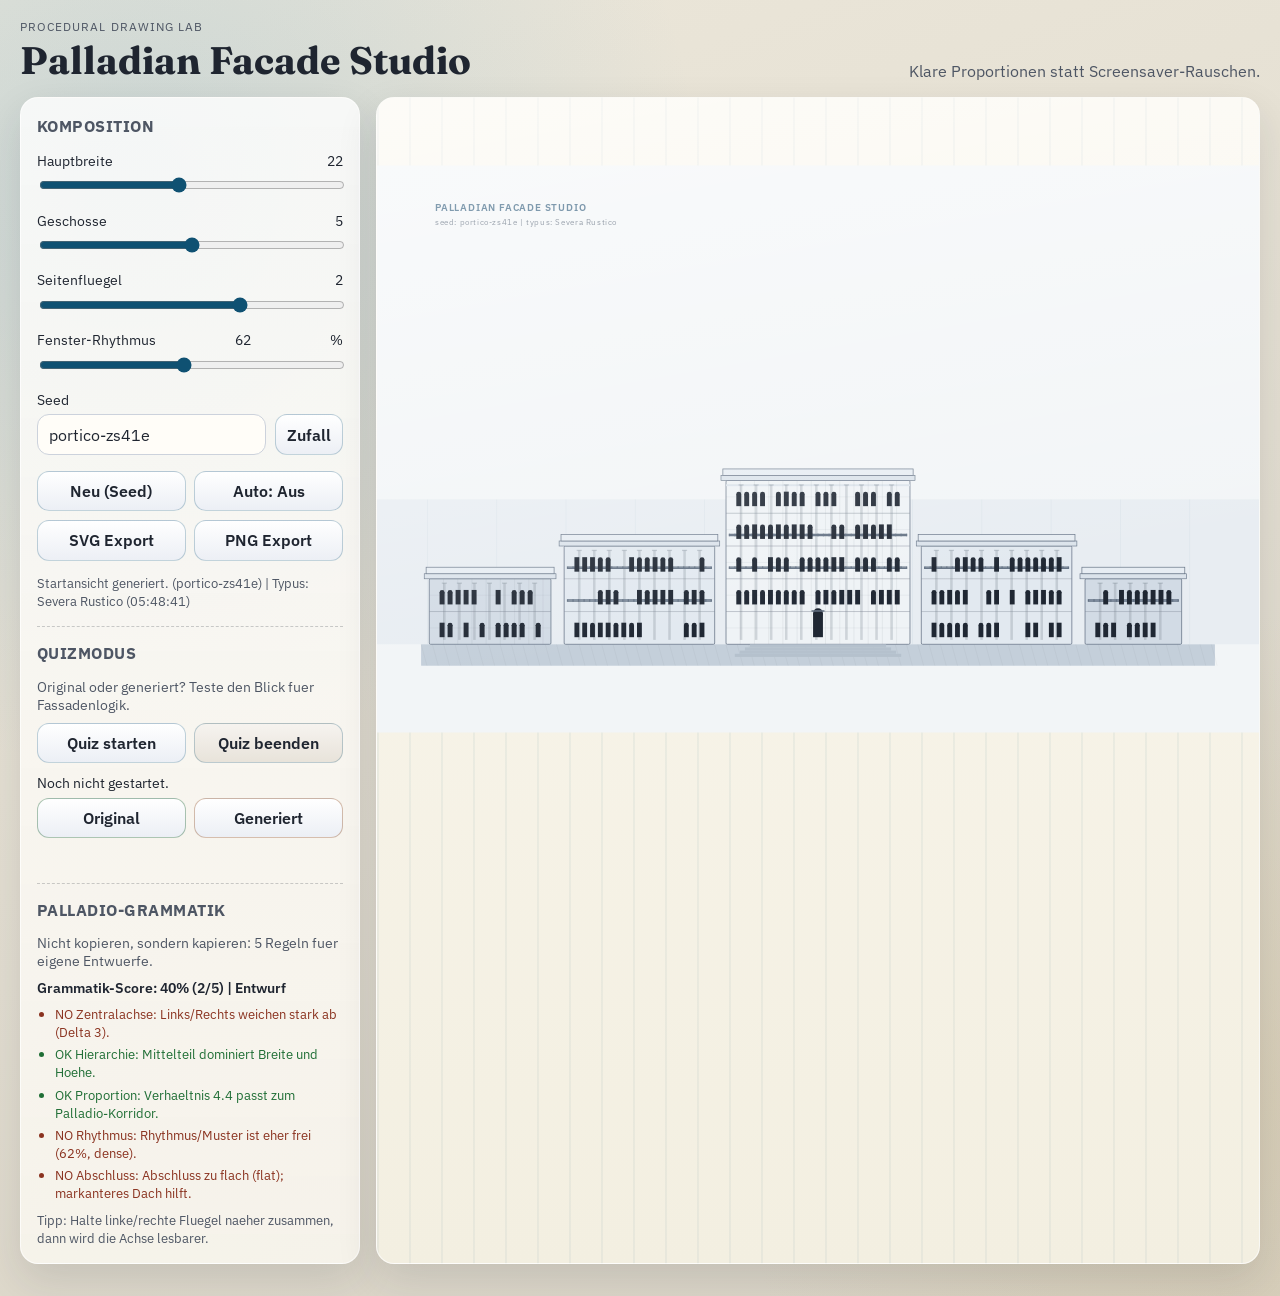
<file: index.html>
<!doctype html>
<html lang="de">
<head>
  <meta charset="utf-8">
  <meta name="viewport" content="width=device-width, initial-scale=1">
  <title>Palladian Facade Studio</title>
  <link rel="preconnect" href="https://fonts.googleapis.com">
  <link rel="preconnect" href="https://fonts.gstatic.com" crossorigin>
  <link href="https://fonts.googleapis.com/css2?family=Fraunces:opsz,wght@9..144,400;9..144,700&family=IBM+Plex+Sans:wght@400;500;600&display=swap" rel="stylesheet">
  <link rel="stylesheet" href="./styles.css">
</head>
<body>
  <main class="app-shell">
    <header class="topbar">
      <div>
        <p class="eyebrow">Procedural Drawing Lab</p>
        <h1>Palladian Facade Studio</h1>
      </div>
      <p class="subline">Klare Proportionen statt Screensaver-Rauschen.</p>
    </header>

    <section class="workspace">
      <aside class="panel card">
        <h2>Komposition</h2>

        <label for="widthRange">Hauptbreite <span id="widthValue">22</span></label>
        <input id="widthRange" type="range" min="12" max="34" step="1" value="22">

        <label for="floorsRange">Geschosse <span id="floorsValue">5</span></label>
        <input id="floorsRange" type="range" min="2" max="8" step="1" value="5">

        <label for="wingsRange">Seitenfluegel <span id="wingsValue">2</span></label>
        <input id="wingsRange" type="range" min="0" max="3" step="1" value="2">

        <label for="rhythmRange">Fenster-Rhythmus <span id="rhythmValue">62</span>%</label>
        <input id="rhythmRange" type="range" min="35" max="92" step="1" value="62">

        <label for="seedInput">Seed</label>
        <div class="seed-row">
          <input id="seedInput" type="text" value="sgm-001" spellcheck="false">
          <button id="randomSeed" type="button">Zufall</button>
        </div>

        <div class="button-grid">
          <button id="regenerate" type="button">Neu (Seed)</button>
          <button id="toggleAuto" type="button">Auto: Aus</button>
          <button id="downloadSvg" type="button">SVG Export</button>
          <button id="downloadPng" type="button">PNG Export</button>
        </div>

        <p id="statusLine" class="status">Bereit.</p>

        <section class="quiz-block" aria-label="Quizmodus">
          <h2>Quizmodus</h2>
          <p class="quiz-intro">Original oder generiert? Teste den Blick fuer Fassadenlogik.</p>
          <div class="quiz-top-actions">
            <button id="startQuiz" type="button">Quiz starten</button>
            <button id="stopQuiz" type="button">Quiz beenden</button>
          </div>
          <p id="quizScore" class="quiz-score">Noch nicht gestartet.</p>
          <p id="quizQuestion" class="quiz-question" hidden>Ist diese Fassade eher originalnah oder generiert?</p>
          <div id="quizAnswerRow" class="quiz-answer-row" hidden>
            <button id="guessOriginal" type="button">Original</button>
            <button id="guessGenerated" type="button">Generiert</button>
          </div>
          <button id="nextQuizRound" type="button" hidden>Naechste Runde</button>
          <p id="quizFeedback" class="quiz-feedback" aria-live="polite"></p>
        </section>

        <section class="grammar-block" aria-label="Palladio Grammatik">
          <h2>Palladio-Grammatik</h2>
          <p class="grammar-intro">Nicht kopieren, sondern kapieren: 5 Regeln fuer eigene Entwuerfe.</p>
          <p id="grammarScore" class="grammar-score">Grammatik-Score: --</p>
          <ul class="grammar-rules">
            <li id="ruleAxis">- Zentralachse und Symmetrie</li>
            <li id="ruleHierarchy">- Hierarchie von Mitte und Fluegeln</li>
            <li id="ruleProportion">- Proportionsdisziplin</li>
            <li id="ruleRhythm">- Rhythmus der Oeffnungen</li>
            <li id="ruleCrown">- Klarer Fassadenabschluss</li>
          </ul>
          <p id="grammarHint" class="grammar-hint">Hinweis folgt nach der naechsten Generierung.</p>
        </section>
      </aside>

      <section class="preview card" aria-label="Fassadenvorschau">
        <svg id="facadeSvg" role="img" aria-label="Generierte palladianische Fassade"></svg>
      </section>
    </section>
  </main>

  <script src="./palladio.browser.js"></script>
</body>
</html>
</file>
<file: styles.css>
:root {
  --bg-main: #ece7da;
  --bg-soft: #f7f4ec;
  --paper: #fffdf8;
  --ink: #1f2530;
  --ink-soft: #4e5664;
  --line: #ccd2dc;
  --accent: #0f5172;
  --accent-soft: #6da8c7;
  --shadow: 0 16px 40px rgba(25, 34, 46, 0.12);
  --radius: 18px;
}

*,
*::before,
*::after {
  box-sizing: border-box;
}

body {
  margin: 0;
  min-height: 100vh;
  color: var(--ink);
  font-family: "IBM Plex Sans", "Avenir Next", "Segoe UI", sans-serif;
  background:
    radial-gradient(circle at 10% 15%, rgba(109, 168, 199, 0.26), transparent 36%),
    radial-gradient(circle at 95% 85%, rgba(199, 172, 109, 0.2), transparent 30%),
    linear-gradient(160deg, var(--bg-main), #e2ddd0 56%, #d8d2c4);
}

.app-shell {
  width: min(1240px, 100% - 2.4rem);
  margin: 1.2rem auto 2rem;
}

.topbar {
  display: flex;
  gap: 1rem;
  flex-wrap: wrap;
  justify-content: space-between;
  align-items: end;
  margin-bottom: 1rem;
}

.eyebrow {
  margin: 0;
  text-transform: uppercase;
  letter-spacing: 0.09em;
  font-size: 0.73rem;
  color: var(--ink-soft);
}

h1 {
  margin: 0.28rem 0 0;
  font-family: "Fraunces", "Iowan Old Style", "Times New Roman", serif;
  font-size: clamp(1.7rem, 3vw, 2.45rem);
  font-weight: 700;
  line-height: 1.1;
}

.subline {
  margin: 0;
  max-width: 36ch;
  color: var(--ink-soft);
  font-size: 0.97rem;
}

.workspace {
  display: grid;
  grid-template-columns: 340px minmax(0, 1fr);
  gap: 1rem;
  align-items: stretch;
}

.card {
  border: 1px solid rgba(255, 255, 255, 0.7);
  border-radius: var(--radius);
  background: linear-gradient(180deg, rgba(255, 255, 255, 0.8), rgba(249, 246, 238, 0.88));
  box-shadow: var(--shadow);
}

.panel {
  padding: 1.1rem 1rem 1rem;
}

.panel h2 {
  margin: 0 0 0.9rem;
  font-size: 1.02rem;
  letter-spacing: 0.03em;
  text-transform: uppercase;
  color: var(--ink-soft);
}

label {
  display: flex;
  justify-content: space-between;
  margin: 0.82rem 0 0.35rem;
  font-size: 0.9rem;
}

input[type="range"] {
  width: 100%;
  accent-color: var(--accent);
}

input[type="text"] {
  width: 100%;
  border-radius: 12px;
  border: 1px solid var(--line);
  padding: 0.56rem 0.7rem;
  font: inherit;
  color: var(--ink);
  background: var(--paper);
}

.seed-row {
  display: grid;
  grid-template-columns: minmax(0, 1fr) auto;
  gap: 0.55rem;
}

.button-grid {
  margin-top: 1rem;
  display: grid;
  grid-template-columns: repeat(2, minmax(0, 1fr));
  gap: 0.55rem;
}

button {
  border: 1px solid rgba(15, 81, 114, 0.25);
  border-radius: 12px;
  padding: 0.58rem 0.68rem;
  font: inherit;
  font-weight: 600;
  color: var(--ink);
  background: linear-gradient(180deg, #ffffff, #eceff5);
  cursor: pointer;
  transition: transform 130ms ease, box-shadow 130ms ease, border-color 130ms ease;
}

button:hover {
  transform: translateY(-1px);
  box-shadow: 0 7px 16px rgba(25, 34, 46, 0.16);
  border-color: rgba(15, 81, 114, 0.5);
}

button:active {
  transform: translateY(0);
}

.status {
  margin: 0.85rem 0 0;
  min-height: 1.3rem;
  color: var(--ink-soft);
  font-size: 0.84rem;
}

.quiz-block {
  margin-top: 1rem;
  padding-top: 0.95rem;
  border-top: 1px dashed rgba(31, 37, 48, 0.22);
}

.quiz-intro {
  margin: 0 0 0.55rem;
  color: var(--ink-soft);
  font-size: 0.85rem;
}

.quiz-top-actions {
  display: grid;
  grid-template-columns: repeat(2, minmax(0, 1fr));
  gap: 0.55rem;
}

#stopQuiz {
  background: linear-gradient(180deg, #f6f3ef, #e8e3da);
}

.quiz-score {
  margin: 0.7rem 0 0.35rem;
  font-size: 0.85rem;
  color: var(--ink);
}

.quiz-question {
  margin: 0.35rem 0 0.55rem;
  font-size: 0.9rem;
  color: var(--ink);
  font-weight: 600;
}

.quiz-answer-row {
  display: grid;
  grid-template-columns: repeat(2, minmax(0, 1fr));
  gap: 0.55rem;
}

#guessOriginal {
  border-color: rgba(26, 96, 44, 0.36);
}

#guessGenerated {
  border-color: rgba(141, 77, 28, 0.36);
}

#nextQuizRound {
  margin-top: 0.6rem;
  width: 100%;
}

.quiz-feedback {
  min-height: 1.25rem;
  margin: 0.52rem 0 0;
  font-size: 0.84rem;
  color: var(--ink-soft);
}

.quiz-feedback.is-correct {
  color: #1f6e35;
}

.quiz-feedback.is-wrong {
  color: #8a321f;
}

.grammar-block {
  margin-top: 1rem;
  padding-top: 0.95rem;
  border-top: 1px dashed rgba(31, 37, 48, 0.22);
}

.grammar-intro {
  margin: 0 0 0.5rem;
  color: var(--ink-soft);
  font-size: 0.85rem;
}

.grammar-score {
  margin: 0.3rem 0 0.45rem;
  font-size: 0.9rem;
  font-weight: 600;
  color: var(--ink);
}

.grammar-rules {
  margin: 0;
  padding-left: 1.1rem;
  font-size: 0.84rem;
  color: var(--ink-soft);
}

.grammar-rules li {
  margin: 0.28rem 0;
}

.grammar-rules li.is-pass {
  color: #1f6e35;
}

.grammar-rules li.is-fail {
  color: #8a321f;
}

.grammar-hint {
  margin: 0.55rem 0 0;
  min-height: 1.3rem;
  font-size: 0.84rem;
  color: var(--ink-soft);
}

.preview {
  position: relative;
  overflow: hidden;
  background:
    repeating-linear-gradient(
      90deg,
      rgba(15, 81, 114, 0.05) 0,
      rgba(15, 81, 114, 0.05) 2px,
      transparent 2px,
      transparent 32px
    ),
    linear-gradient(180deg, #faf7ee 0%, #f3efe1 100%);
}

.preview::after {
  content: "";
  position: absolute;
  inset: 0;
  pointer-events: none;
  background: linear-gradient(170deg, rgba(255, 255, 255, 0.56), transparent 45%);
}

#facadeSvg {
  display: block;
  width: 100%;
  height: min(78vh, 760px);
}

#facadeSvg.is-refreshing {
  animation: fade-refresh 300ms ease;
}

.facade-root {
  animation: rise-in 420ms cubic-bezier(0.18, 0.84, 0.37, 1);
}

@keyframes rise-in {
  from {
    opacity: 0;
    transform: translateY(16px);
  }

  to {
    opacity: 1;
    transform: translateY(0);
  }
}

@keyframes fade-refresh {
  0% {
    filter: blur(1.8px);
    opacity: 0.35;
  }

  100% {
    filter: blur(0);
    opacity: 1;
  }
}

@media (max-width: 980px) {
  .workspace {
    grid-template-columns: 1fr;
  }

  #facadeSvg {
    height: min(62vh, 620px);
  }
}

@media (max-width: 620px) {
  .app-shell {
    width: min(100% - 1rem, 1240px);
    margin: 0.65rem auto 1rem;
  }

  .panel {
    padding: 0.9rem 0.8rem;
  }

  .button-grid {
    grid-template-columns: 1fr;
  }

  #facadeSvg {
    height: min(56vh, 500px);
  }
}
</file>
